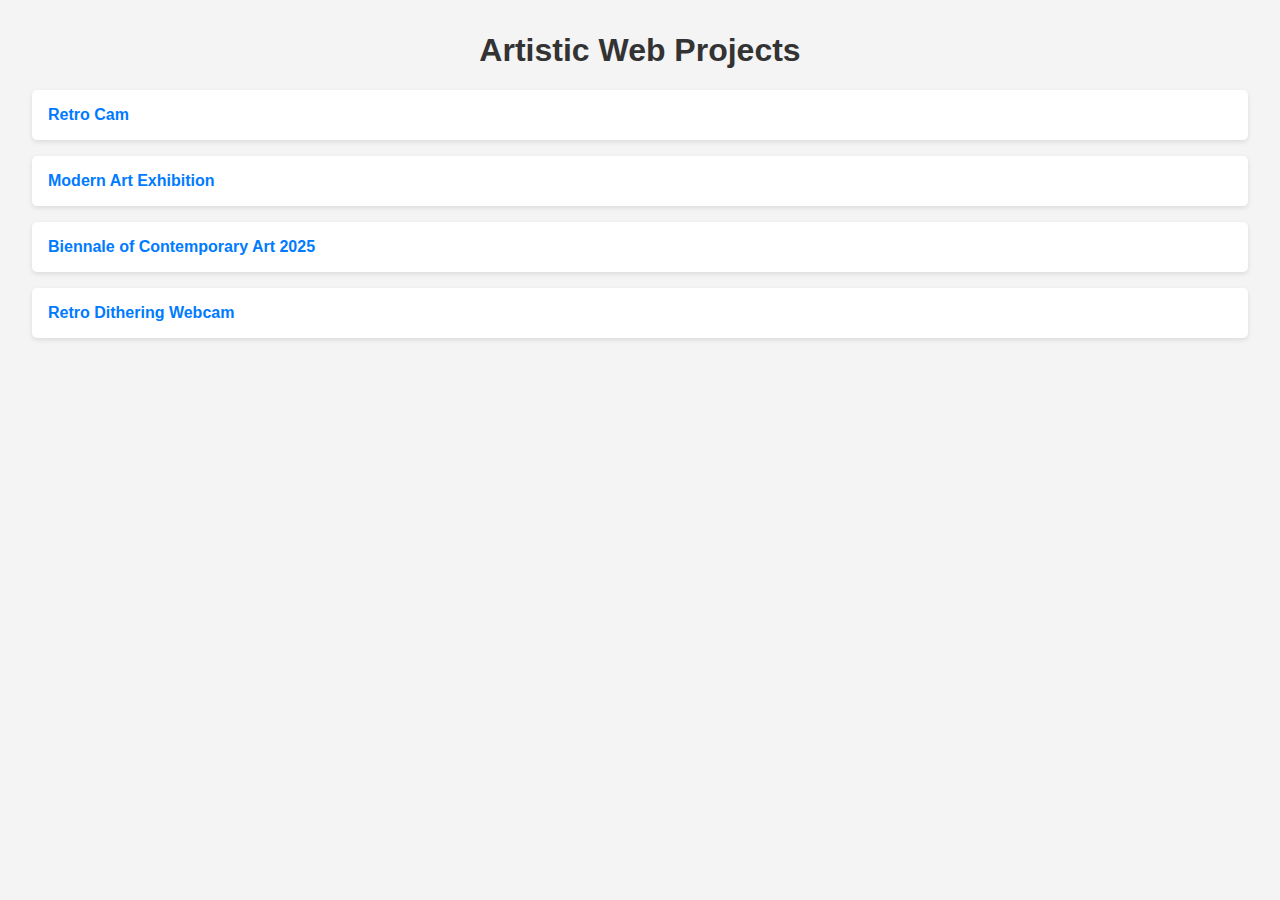
<file: index.html>
<!DOCTYPE html>
<html lang="en">
<head>
    <meta charset="UTF-8">
    <meta name="viewport" content="width=device-width, initial-scale=1.0">
    <title>Artistic Web Projects</title>
    <style>
        body {
            font-family: sans-serif;
            margin: 2em;
            background-color: #f4f4f4;
            color: #333;
        }
        h1 {
            text-align: center;
        }
        ul {
            list-style: none;
            padding: 0;
        }
        li {
            background: #fff;
            margin: 1em 0;
            padding: 1em;
            border-radius: 5px;
            box-shadow: 0 2px 5px rgba(0,0,0,0.1);
        }
        a {
            text-decoration: none;
            color: #007BFF;
            font-weight: bold;
        }
    </style>
</head>
<body>
    <h1>Artistic Web Projects</h1>
    <ul>
        <li><a href="./retro-cam/">Retro Cam</a></li>
        <li><a href="./moderdny/">Modern Art Exhibition</a></li>
        <li><a href="./bienale/">Biennale of Contemporary Art 2025</a></li>
        <li><a href="./openai/">Retro Dithering Webcam</a></li>
    </ul>
</body>
</html>
</file>
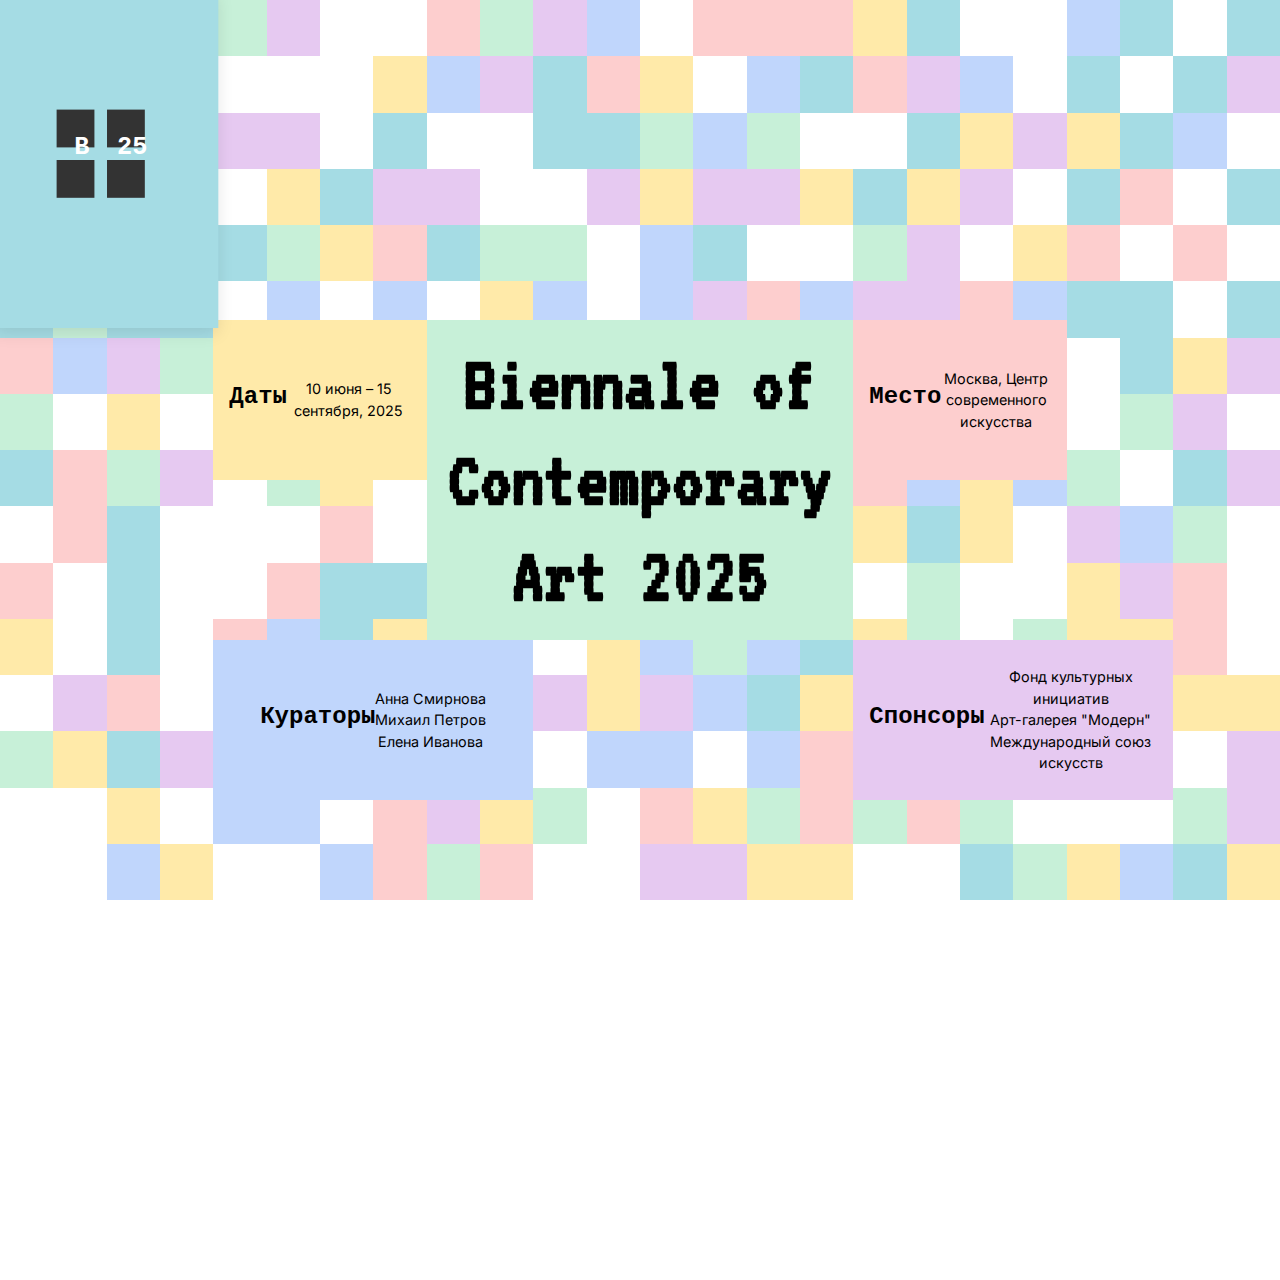
<file: bienale/index.html>
<!DOCTYPE html>
<html lang="ru">
<head>
    <meta charset="UTF-8">
    <meta name="viewport" content="width=device-width, initial-scale=1.0">
    <title>Biennale of Contemporary Art 2025</title>
    <link rel="preconnect" href="https://fonts.googleapis.com">
    <link rel="preconnect" href="https://fonts.gstatic.com" crossorigin>
    <link href="https://fonts.googleapis.com/css2?family=VT323&family=Inter:wght@400;700&display=swap" rel="stylesheet">
    <style>
        :root {
            --color-1: #a5dce4;
            --color-2: #ffeaa9;
            --color-3: #c7f0d8;
            --color-4: #fdcece;
            --color-5: #c0d6fc;
            --color-6: #e6c9f1;
            --font-pixel: 'VT323', monospace;
            --font-sans: 'Inter', sans-serif;
        }

        * {
            margin: 0;
            padding: 0;
            box-sizing: border-box;
        }

        body {
            min-height: 100vh;
            overflow-x: hidden;
            font-family: var(--font-sans);
        }

        .grid-container {
            display: grid;
            grid-template-columns: repeat(12, 1fr);
            grid-template-rows: repeat(8, minmax(80px, 1fr));
            min-height: 100vh;
            width: 100vw;
        }

        .grid-item {
            transition: all 0.3s ease;
            display: flex;
            align-items: center;
            justify-content: center;
            text-align: center;
            padding: 1rem;
            overflow: hidden;
        }

        .grid-item:hover {
            transform: scale(1.05);
            box-shadow: 0 5px 15px rgba(0, 0, 0, 0.1);
            z-index: 1;
        }

        .grid-item.logo {
            grid-column: 1 / 3;
            grid-row: 1 / 3;
            background-color: var(--color-1);
            font-family: var(--font-pixel);
            font-size: 1.5rem;
            font-weight: bold;
        }

        .grid-item.title {
            grid-column: 5 / 9;
            grid-row: 3 / 5;
            background-color: var(--color-3);
            font-family: var(--font-pixel);
            font-size: clamp(1.5rem, 4vw, 2.5rem);
            font-weight: bold;
            line-height: 1.2;
        }

        .grid-item.dates {
            grid-column: 3 / 5;
            grid-row: 3 / 4;
            background-color: var(--color-2);
        }

        .grid-item.venue {
            grid-column: 9 / 11;
            grid-row: 3 / 4;
            background-color: var(--color-4);
        }

        .grid-item.curators {
            grid-column: 3 / 6;
            grid-row: 5 / 6;
            background-color: var(--color-5);
        }

        .grid-item.sponsors {
            grid-column: 9 / 12;
            grid-row: 5 / 6;
            background-color: var(--color-6);
        }

        h2 {
            font-family: var(--font-pixel);
            font-size: 1.5rem;
            margin-bottom: 0.5rem;
        }

        p {
            font-size: 0.9rem;
            line-height: 1.5;
        }

        .logo svg {
            width: 100%;
            height: 100%;
            max-width: 120px;
        }

        @media (max-width: 768px) {
            .grid-container {
                grid-template-columns: repeat(6, 1fr);
                grid-template-rows: auto;
            }

            .grid-item.logo {
                grid-column: 1 / 3;
                grid-row: 1 / 2;
            }

            .grid-item.title {
                grid-column: 1 / 7;
                grid-row: 2 / 3;
                padding: 2rem;
            }

            .grid-item.dates {
                grid-column: 1 / 4;
                grid-row: 3 / 4;
            }

            .grid-item.venue {
                grid-column: 4 / 7;
                grid-row: 3 / 4;
            }

            .grid-item.curators {
                grid-column: 1 / 4;
                grid-row: 4 / 5;
            }

            .grid-item.sponsors {
                grid-column: 4 / 7;
                grid-row: 4 / 5;
            }
        }

        @media (max-width: 480px) {
            .grid-container {
                grid-template-columns: repeat(2, 1fr);
            }

            .grid-item.logo {
                grid-column: 1 / 2;
                grid-row: 1 / 2;
            }

            .grid-item.title {
                grid-column: 1 / 3;
                grid-row: 2 / 3;
            }

            .grid-item.dates {
                grid-column: 1 / 3;
                grid-row: 3 / 4;
            }

            .grid-item.venue {
                grid-column: 1 / 3;
                grid-row: 4 / 5;
            }

            .grid-item.curators {
                grid-column: 1 / 3;
                grid-row: 5 / 6;
            }

            .grid-item.sponsors {
                grid-column: 1 / 3;
                grid-row: 6 / 7;
            }
        }

        .random-cells {
            position: absolute;
            top: 0;
            left: 0;
            width: 100%;
            height: 100%;
            z-index: -1;
            display: grid;
            grid-template-columns: repeat(24, 1fr);
            grid-template-rows: repeat(16, 1fr);
        }

        .cell {
            transition: background-color 0.3s ease;
        }
    </style>
</head>
<body>
    <div class="random-cells" id="background-grid"></div>
    <div class="grid-container">
        <div class="grid-item logo">
            <svg viewBox="0 0 100 100" xmlns="http://www.w3.org/2000/svg">
                <rect x="10" y="10" width="30" height="30" fill="#333" />
                <rect x="50" y="10" width="30" height="30" fill="#333" />
                <rect x="10" y="50" width="30" height="30" fill="#333" />
                <rect x="50" y="50" width="30" height="30" fill="#333" />
                <text x="30" y="45" font-family="monospace" font-size="20" fill="#fff" text-anchor="middle">B</text>
                <text x="70" y="45" font-family="monospace" font-size="20" fill="#fff" text-anchor="middle">25</text>
            </svg>
        </div>

        <div class="grid-item title">
            <h1>Biennale of Contemporary Art 2025</h1>
        </div>

        <div class="grid-item dates">
            <h2>Даты</h2>
            <p>10 июня – 15 сентября, 2025</p>
        </div>

        <div class="grid-item venue">
            <h2>Место</h2>
            <p>Москва, Центр современного искусства</p>
        </div>

        <div class="grid-item curators">
            <h2>Кураторы</h2>
            <p>Анна Смирнова<br>Михаил Петров<br>Елена Иванова</p>
        </div>

        <div class="grid-item sponsors">
            <h2>Спонсоры</h2>
            <p>Фонд культурных инициатив<br>Арт-галерея "Модерн"<br>Международный союз искусств</p>
        </div>
    </div>

    <script>
        const colors = [
            'var(--color-1)',
            'var(--color-2)',
            'var(--color-3)',
            'var(--color-4)',
            'var(--color-5)',
            'var(--color-6)',
            '#ffffff',
            '#ffffff',
            '#ffffff'
        ];

        const backgroundGrid = document.getElementById('background-grid');

        // Создаем мозаику фона
        for (let i = 0; i < 24 * 16; i++) {
            const cell = document.createElement('div');
            cell.className = 'cell';
            cell.style.backgroundColor = colors[Math.floor(Math.random() * colors.length)];
            backgroundGrid.appendChild(cell);
        }

        // Функция для изменения случайных ячеек каждые несколько секунд
        function updateRandomCells() {
            const cells = document.querySelectorAll('.cell');
            const cellsToUpdate = Math.floor(cells.length * 0.05); // Обновляем 5% ячеек

            for (let i = 0; i < cellsToUpdate; i++) {
                const randomIndex = Math.floor(Math.random() * cells.length);
                cells[randomIndex].style.backgroundColor = colors[Math.floor(Math.random() * colors.length)];
            }

            // Повторяем через случайный интервал
            setTimeout(updateRandomCells, 2000 + Math.random() * 3000);
        }

        // Запускаем анимацию фона
        setTimeout(updateRandomCells, 2000);
    </script>
</body>
</html>
</file>
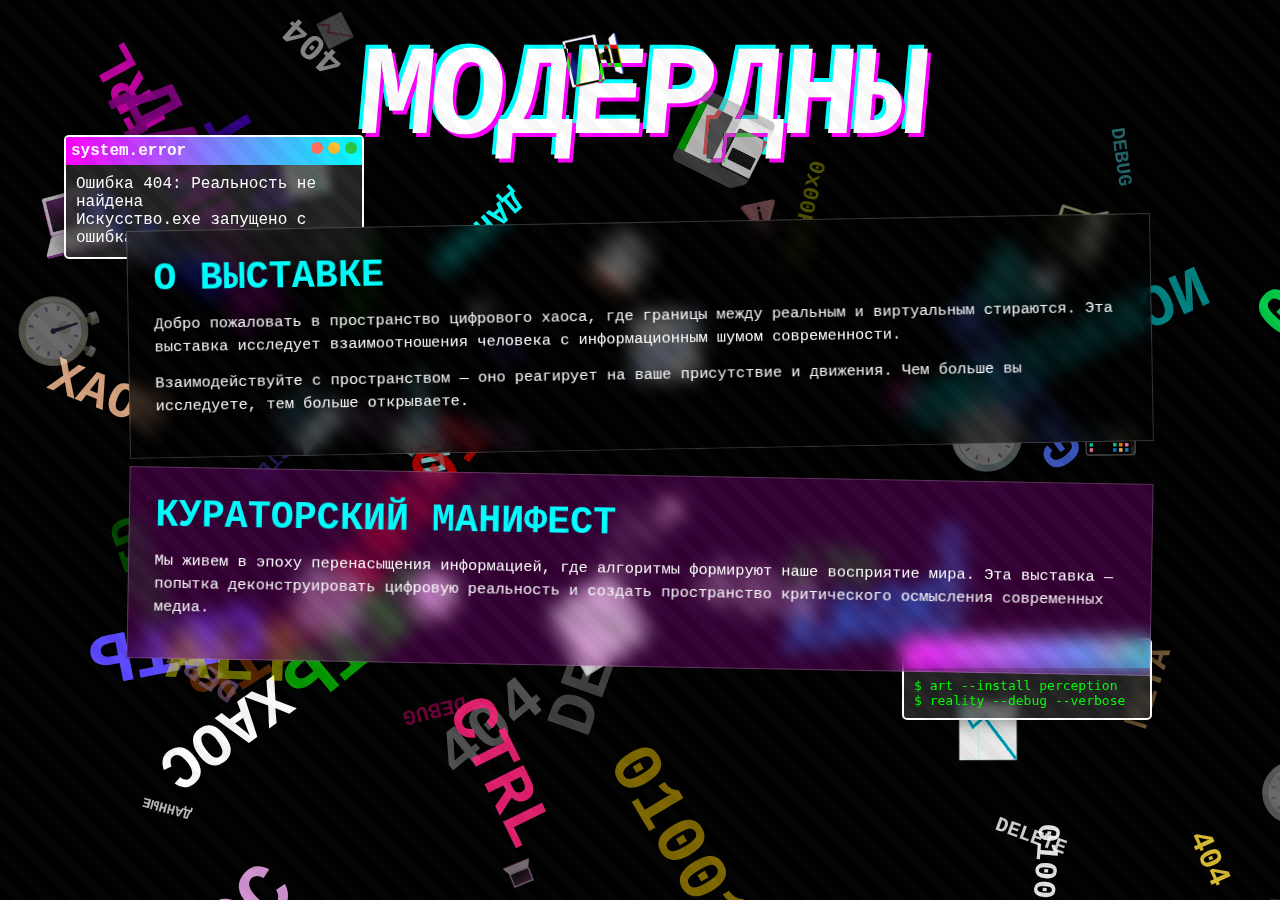
<file: moderdny/index.html>
<!DOCTYPE html>
<html lang="ru">
<head>
    <meta charset="UTF-8">
    <meta name="viewport" content="width=device-width, initial-scale=1.0">
    <title>МОДЕРДНЫ | Выставка цифрового хаоса</title>
    <style>
        :root {
            --color1: #ff00ff;
            --color2: #00ffff;
            --color3: #ffff00;
            --color4: #ff3300;
            --color5: #00ff33;
        }
        
        * {
            margin: 0;
            padding: 0;
            box-sizing: border-box;
        }
        
        body {
            background-color: #000;
            color: #fff;
            font-family: 'Courier New', monospace;
            overflow-x: hidden;
            cursor: crosshair;
        }
        
        .art-container {
            position: relative;
            min-height: 100vh;
            overflow: hidden;
        }
        
        .glitch-overlay {
            position: fixed;
            top: 0;
            left: 0;
            width: 100%;
            height: 100%;
            background: repeating-linear-gradient(
                45deg,
                rgba(0, 0, 0, 0.1),
                rgba(0, 0, 0, 0.1) 10px,
                rgba(255, 255, 255, 0.05) 10px,
                rgba(255, 255, 255, 0.05) 20px
            );
            pointer-events: none;
            z-index: 100;
            opacity: 0.3;
        }
        
        .noise {
            position: fixed;
            top: 0;
            left: 0;
            width: 100%;
            height: 100%;
            background-image: url('[data-uri]');
            pointer-events: none;
            z-index: 90;
            opacity: 0.1;
            animation: noise 0.5s infinite;
        }
        
        @keyframes noise {
            0% { opacity: 0.1; }
            50% { opacity: 0.15; }
            100% { opacity: 0.1; }
        }
        
        .header {
            position: relative;
            padding: 2vw;
            text-align: center;
            mix-blend-mode: difference;
            z-index: 10;
        }
        
        h1 {
            font-size: 10vw;
            font-weight: 900;
            letter-spacing: -0.5vw;
            text-shadow: 0.3vw 0.3vw var(--color1), -0.3vw -0.3vw var(--color2);
            transform: skew(-5deg);
            animation: glitch 2s infinite alternate;
        }
        
        @keyframes glitch {
            0% {
                text-shadow: 0.3vw 0.3vw var(--color1), -0.3vw -0.3vw var(--color2);
            }
            25% {
                text-shadow: -0.3vw 0.3vw var(--color3), 0.3vw -0.3vw var(--color4);
            }
            50% {
                text-shadow: 0.3vw 0.3vw var(--color5), -0.3vw -0.3vw var(--color1);
            }
            75% {
                text-shadow: -0.3vw 0.3vw var(--color2), 0.3vw -0.3vw var(--color3);
            }
            100% {
                text-shadow: 0.3vw 0.3vw var(--color4), -0.3vw -0.3vw var(--color5);
            }
        }
        
        .info {
            position: relative;
            max-width: 80%;
            margin: 2vw auto;
            padding: 2vw;
            border: 1px solid rgba(255, 255, 255, 0.2);
            background: rgba(0, 0, 0, 0.5);
            backdrop-filter: blur(10px);
            z-index: 10;
            transform: rotate(-1deg);
        }
        
        .info h2 {
            color: var(--color2);
            font-size: 3vw;
            margin-bottom: 1vw;
        }
        
        .info p {
            font-size: 1.2vw;
            line-height: 1.5;
            margin-bottom: 1vw;
        }
        
        .collage {
            position: absolute;
            top: 0;
            left: 0;
            width: 100%;
            height: 100%;
            z-index: 1;
            pointer-events: none;
        }
        
        .collage-item {
            position: absolute;
            transform: rotate(var(--rotate));
            opacity: var(--opacity);
            z-index: var(--z);
            filter: hue-rotate(var(--hue)) contrast(var(--contrast));
            mix-blend-mode: var(--blend);
            pointer-events: none;
        }
        
        .window {
            position: absolute;
            border: 2px solid #fff;
            background: rgba(50, 50, 50, 0.7);
            backdrop-filter: blur(5px);
            border-radius: 5px;
            padding: 10px;
            overflow: hidden;
            box-shadow: 0 0 20px rgba(0, 0, 0, 0.5);
            z-index: 5;
        }
        
        .window-title {
            background: linear-gradient(to right, var(--color1), var(--color2));
            padding: 5px;
            margin: -10px -10px 10px -10px;
            font-weight: bold;
            display: flex;
            justify-content: space-between;
        }
        
        .window-buttons {
            display: flex;
        }
        
        .window-buttons span {
            width: 12px;
            height: 12px;
            border-radius: 50%;
            margin-left: 5px;
            display: inline-block;
        }
        
        .emoji {
            position: fixed;
            font-size: 2rem;
            pointer-events: none;
            z-index: 1000;
            opacity: 1;
            transition: opacity 1s ease-out;
            animation: float 3s ease-in-out infinite;
        }
        
        @keyframes float {
            0% { transform: translateY(0) rotate(0deg); }
            50% { transform: translateY(-20px) rotate(10deg); }
            100% { transform: translateY(0) rotate(0deg); }
        }
    </style>
</head>
<body>
    <div class="art-container">
        <div class="glitch-overlay"></div>
        <div class="noise"></div>
        
        <header class="header">
            <h1>МОДЕРДНЫ</h1>
        </header>
        
        <div class="info">
            <h2>О ВЫСТАВКЕ</h2>
            <p>Добро пожаловать в пространство цифрового хаоса, где границы между реальным и виртуальным стираются. Эта выставка исследует взаимоотношения человека с информационным шумом современности.</p>
            <p>Взаимодействуйте с пространством — оно реагирует на ваше присутствие и движения. Чем больше вы исследуете, тем больше открываете.</p>
        </div>
        
        <div class="info" style="transform: rotate(1deg); background: rgba(255, 0, 255, 0.2);">
            <h2>КУРАТОРСКИЙ МАНИФЕСТ</h2>
            <p>Мы живем в эпоху перенасыщения информацией, где алгоритмы формируют наше восприятие мира. Эта выставка — попытка деконструировать цифровую реальность и создать пространство критического осмысления современных медиа.</p>
        </div>
        
        <div class="collage">
            <!-- Динамически созданные элементы коллажа будут добавлены через JavaScript -->
        </div>
        
        <div class="window" style="top: 15%; left: 5%; width: 300px; --z: 8;">
            <div class="window-title">
                <span>system.error</span>
                <div class="window-buttons">
                    <span style="background-color: #ff6b5b;"></span>
                    <span style="background-color: #ffbe2e;"></span>
                    <span style="background-color: #2aca44;"></span>
                </div>
            </div>
            <p>Ошибка 404: Реальность не найдена</p>
            <p>Искусство.exe запущено с ошибками</p>
        </div>
        
        <div class="window" style="bottom: 20%; right: 10%; width: 250px; --z: 7;">
            <div class="window-title">
                <span>art.terminal</span>
                <div class="window-buttons">
                    <span style="background-color: #ff6b5b;"></span>
                    <span style="background-color: #ffbe2e;"></span>
                    <span style="background-color: #2aca44;"></span>
                </div>
            </div>
            <p style="font-family: monospace; color: #0f0;">$ art --install perception</p>
            <p style="font-family: monospace; color: #0f0;">$ reality --debug --verbose</p>
        </div>
    </div>
    
    <script>
        // Массив эмодзи для интерактива
        const emojis = ['🔥', '⚖️', '👁️', '💖', '💡', '🛫', '🔑', '🐇', '♻️', '🙏', '🖌️', '🖥️', '🗽', '👨🏻‍🎨'];
        
        // Создание хаотичного коллажа при загрузке страницы
        function createChaosCollage() {
            const collage = document.querySelector('.collage');
            const container = document.querySelector('.art-container');
            const containerWidth = container.clientWidth;
            const containerHeight = container.clientHeight;
            
            // Массив элементов коллажа (символы, формы, текст)
            const collageItems = [
                '404', '❌', '⚠️', 'ERROR', 'CTRL', 'ALT', 'DELETE',
                '⏱️', '💾', '📊', '📈', '📉', '📱', '💻', '🖥️',
                'ХАОС', 'ЦИФРА', 'ИСКУССТВО', 'СЕТЬ', 'ДАННЫЕ', 'МЕТА',
                '01001', '10101', 'DEBUG', 'GLITCH', 'VOID', '0x00FF00'
            ];
            
            // Создание 50+ элементов коллажа
            for (let i = 0; i < 70; i++) {
                const item = document.createElement('div');
                item.classList.add('collage-item');
                
                // Случайный текст из массива
                const randomText = collageItems[Math.floor(Math.random() * collageItems.length)];
                item.textContent = randomText;
                
                // Случайные стили
                const randomSize = Math.random() * 5 + 1;
                const randomX = Math.random() * 100;
                const randomY = Math.random() * 100;
                const randomRotate = Math.random() * 360;
                const randomOpacity = Math.random() * 0.7 + 0.3;
                const randomZIndex = Math.floor(Math.random() * 5);
                const randomHue = Math.random() * 360;
                const randomContrast = Math.random() * 2 + 0.5;
                
                // Blend modes
                const blendModes = ['normal', 'multiply', 'screen', 'overlay', 'difference', 'exclusion'];
                const randomBlend = blendModes[Math.floor(Math.random() * blendModes.length)];
                
                // Случайный цвет из переменных CSS
                const colors = ['var(--color1)', 'var(--color2)', 'var(--color3)', 'var(--color4)', 'var(--color5)', '#fff'];
                const randomColor = colors[Math.floor(Math.random() * colors.length)];
                
                // Применяем стили
                item.style.fontSize = `${randomSize}vw`;
                item.style.left = `${randomX}%`;
                item.style.top = `${randomY}%`;
                item.style.color = randomColor;
                item.style.fontWeight = 'bold';
                item.style.setProperty('--rotate', `${randomRotate}deg`);
                item.style.setProperty('--opacity', randomOpacity);
                item.style.setProperty('--z', randomZIndex);
                item.style.setProperty('--hue', `${randomHue}deg`);
                item.style.setProperty('--contrast', randomContrast);
                item.style.setProperty('--blend', randomBlend);
                
                collage.appendChild(item);
            }
        }
        
        // Эффект эмодзи, следующих за курсором
        function handleMouseMove(e) {
            // Создаем новый эмодзи при каждом движении курсора
            if (Math.random() > 0.7) { // Снижаем частоту появления для производительности
                const emoji = document.createElement('div');
                emoji.classList.add('emoji');
                
                // Выбираем случайный эмодзи из массива
                const randomEmoji = emojis[Math.floor(Math.random() * emojis.length)];
                emoji.textContent = randomEmoji;
                
                // Позиционируем около курсора с небольшим разбросом
                const offsetX = (Math.random() - 0.5) * 40;
                const offsetY = (Math.random() - 0.5) * 40;
                emoji.style.left = `${e.clientX + offsetX}px`;
                emoji.style.top = `${e.clientY + offsetY}px`;
                
                // Случайный размер
                const randomSize = Math.random() * 2 + 1;
                emoji.style.fontSize = `${randomSize}rem`;
                
                // Добавляем на страницу
                document.body.appendChild(emoji);
                
                // Удаляем через 3 секунды
                setTimeout(() => {
                    emoji.style.opacity = '0';
                    setTimeout(() => {
                        document.body.removeChild(emoji);
                    }, 1000);
                }, 2000);
            }
        }
        
        // Инициализация при загрузке страницы
        document.addEventListener('DOMContentLoaded', () => {
            // Создаем коллаж
            createChaosCollage();
            
            // Добавляем слежение за курсором
            document.addEventListener('mousemove', handleMouseMove);
        });
    </script>
</body>
</html>
</file>
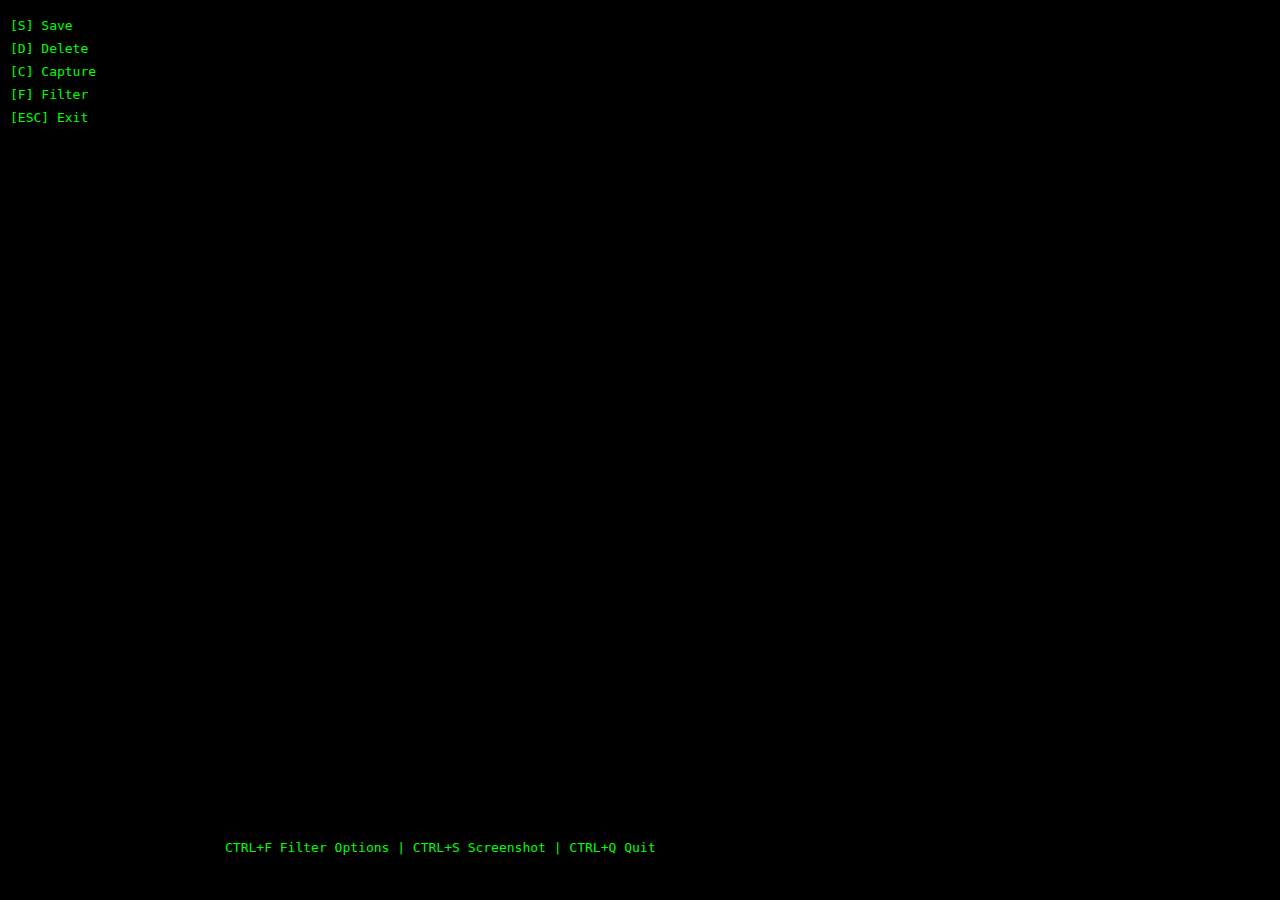
<file: openai/index.html>
<!DOCTYPE html>
<html lang="ru">
<head>
  <meta charset="UTF-8">
  <title>Retro Dithering Webcam Interface</title>
  <style>
    body { margin: 0; background: #000; color: #0F0; font-family: monospace; display: flex; }
    #menu { width: 200px; padding: 10px; }
    #menu .item { margin: 8px 0; }
    #interface { position: relative; flex: 1; overflow: hidden; }
    #ditherCanvas { display: block; width: 100%; height: calc(100vh - 40px); image-rendering: pixelated; }
    #status { position: absolute; bottom: 0; left: 0; right: 0; padding: 5px; background: rgba(0,0,0,0.8); }
    .cursor { position: absolute; border: 2px solid #0F0; width: 100px; height: 80px; pointer-events: none; }
  </style>
</head>
<body>
  <div id="menu">
    <div class="item">[S] Save</div>
    <div class="item">[D] Delete</div>
    <div class="item">[C] Capture</div>
    <div class="item">[F] Filter</div>
    <div class="item">[ESC] Exit</div>
  </div>
  <div id="interface">
    <canvas id="ditherCanvas"></canvas>
    <div class="cursor" id="cursorBox"></div>
    <div id="status">CTRL+F Filter Options | CTRL+S Screenshot | CTRL+Q Quit</div>
  </div>
  <script>
  (async () => {
    const video = document.createElement('video');
    video.autoplay = true;
    video.playsInline = true;
    try {
      const stream = await navigator.mediaDevices.getUserMedia({ video: true });
      video.srcObject = stream;
    } catch (e) {
      console.error('Cannot access webcam', e);
      return;
    }

    const canvas = document.getElementById('ditherCanvas');
    const ctx = canvas.getContext('2d');
    const off = document.createElement('canvas');
    const offCtx = off.getContext('2d');

    function resize() {
      off.width = 320;
      off.height = 240;
      canvas.width = off.width;
      canvas.height = off.height;
    }
    resize();
    window.addEventListener('resize', resize);

    function dither(imageData) {
      const data = imageData.data;
      const w = imageData.width, h = imageData.height;
      for (let y = 0; y < h; y++) {
        for (let x = 0; x < w; x++) {
          const idx = (y * w + x) * 4;
          const gray = data[idx] * 0.3 + data[idx + 1] * 0.59 + data[idx + 2] * 0.11;
          const newVal = gray < 128 ? 0 : 255;
          const err = gray - newVal;
          data[idx] = data[idx + 1] = data[idx + 2] = newVal;
          [[1, 0, 7/16], [-1, 1, 3/16], [0, 1, 5/16], [1, 1, 1/16]].forEach(([dx, dy, f]) => {
            const xx = x + dx, yy = y + dy;
            if (xx >= 0 && xx < w && yy >= 0 && yy < h) {
              const i = (yy * w + xx) * 4;
              data[i]   = Math.min(255, Math.max(0, data[i]   + err * f));
              data[i+1] = Math.min(255, Math.max(0, data[i+1] + err * f));
              data[i+2] = Math.min(255, Math.max(0, data[i+2] + err * f));
            }
          });
        }
      }
      return imageData;
    }

    function draw() {
      offCtx.drawImage(video, 0, 0, off.width, off.height);
      let frame = offCtx.getImageData(0, 0, off.width, off.height);
      frame = dither(frame);
      ctx.putImageData(frame, 0, 0);
      requestAnimationFrame(draw);
    }
    video.addEventListener('play', draw);

    const cursor = document.getElementById('cursorBox');
    document.getElementById('interface').addEventListener('mousemove', e => {
      const rect = canvas.getBoundingClientRect();
      cursor.style.left = (e.clientX - rect.left - 50) + 'px';
      cursor.style.top  = (e.clientY - rect.top - 40) + 'px';
    });
  })();
  </script>
</body>
</html>
</file>
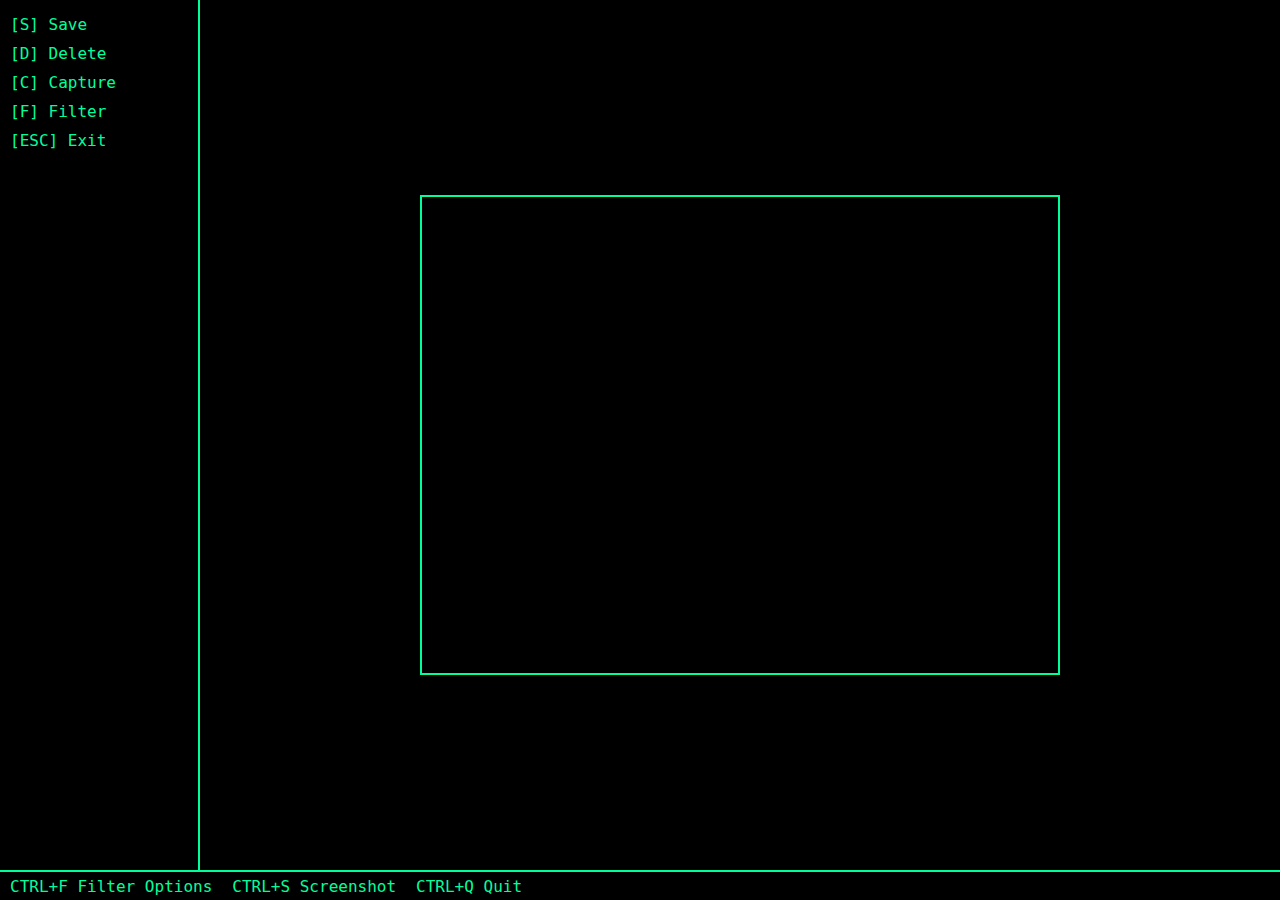
<file: retro-cam/index.html>
<!DOCTYPE html>
<html lang="ru">
<head>
    <meta charset="UTF-8">
    <meta name="viewport" content="width=device-width, initial-scale=1.0">
    <title>RetroCam DOS</title>
    <link rel="stylesheet" href="css/style.css">
</head>
<body>
    <div class="container">
        <div class="menu">
            <div class="menu-item">[S] Save</div>
            <div class="menu-item">[D] Delete</div>
            <div class="menu-item">[C] Capture</div>
            <div class="menu-item">[F] Filter</div>
            <div class="menu-item">[ESC] Exit</div>
        </div>
        
        <div class="camera-container">
            <div class="camera-frame">
                <canvas id="outputCanvas"></canvas>
                <video id="video" autoplay playsinline hidden></video>
                <canvas id="processCanvas" hidden></canvas>
                <div id="selectionBox" class="selection-box"></div>
            </div>
        </div>
    </div>
    
    <div class="status-bar">
        <div class="status-item">CTRL+F Filter Options</div>
        <div class="status-item">CTRL+S Screenshot</div>
        <div class="status-item">CTRL+Q Quit</div>
    </div>
    
    <script src="js/main.js"></script>
</body>
</html>
</file>
<file: retro-cam/css/style.css>
@font-face {
    font-family: 'DOS';
    src: url('https://fonts.cdnfonts.com/s/28380/PerfectDOSVGA437Win.woff') format('woff');
    font-weight: normal;
    font-style: normal;
}

:root {
    --bg-color: #000;
    --text-color: #00ff9c;
    --border-color: #00ff9c;
}

* {
    margin: 0;
    padding: 0;
    box-sizing: border-box;
}

body {
    background-color: var(--bg-color);
    color: var(--text-color);
    font-family: 'DOS', monospace;
    height: 100vh;
    display: flex;
    flex-direction: column;
    overflow: hidden;
}

.container {
    display: flex;
    flex: 1;
}

.menu {
    width: 200px;
    padding: 10px;
    border-right: 2px solid var(--border-color);
}

.menu-item {
    padding: 5px 0;
    cursor: pointer;
}

.menu-item:hover {
    background-color: var(--text-color);
    color: var(--bg-color);
}

.camera-container {
    flex: 1;
    display: flex;
    justify-content: center;
    align-items: center;
    padding: 20px;
}

.camera-frame {
    position: relative;
    border: 2px solid var(--border-color);
    width: 640px;
    height: 480px;
    overflow: hidden;
}

#outputCanvas {
    width: 100%;
    height: 100%;
    image-rendering: pixelated;
}

.status-bar {
    height: 30px;
    border-top: 2px solid var(--border-color);
    display: flex;
    align-items: center;
    padding: 0 10px;
}

.status-item {
    margin-right: 20px;
}

.selection-box {
    position: absolute;
    border: 2px dashed var(--text-color);
    pointer-events: none;
    display: none;
}
</file>
